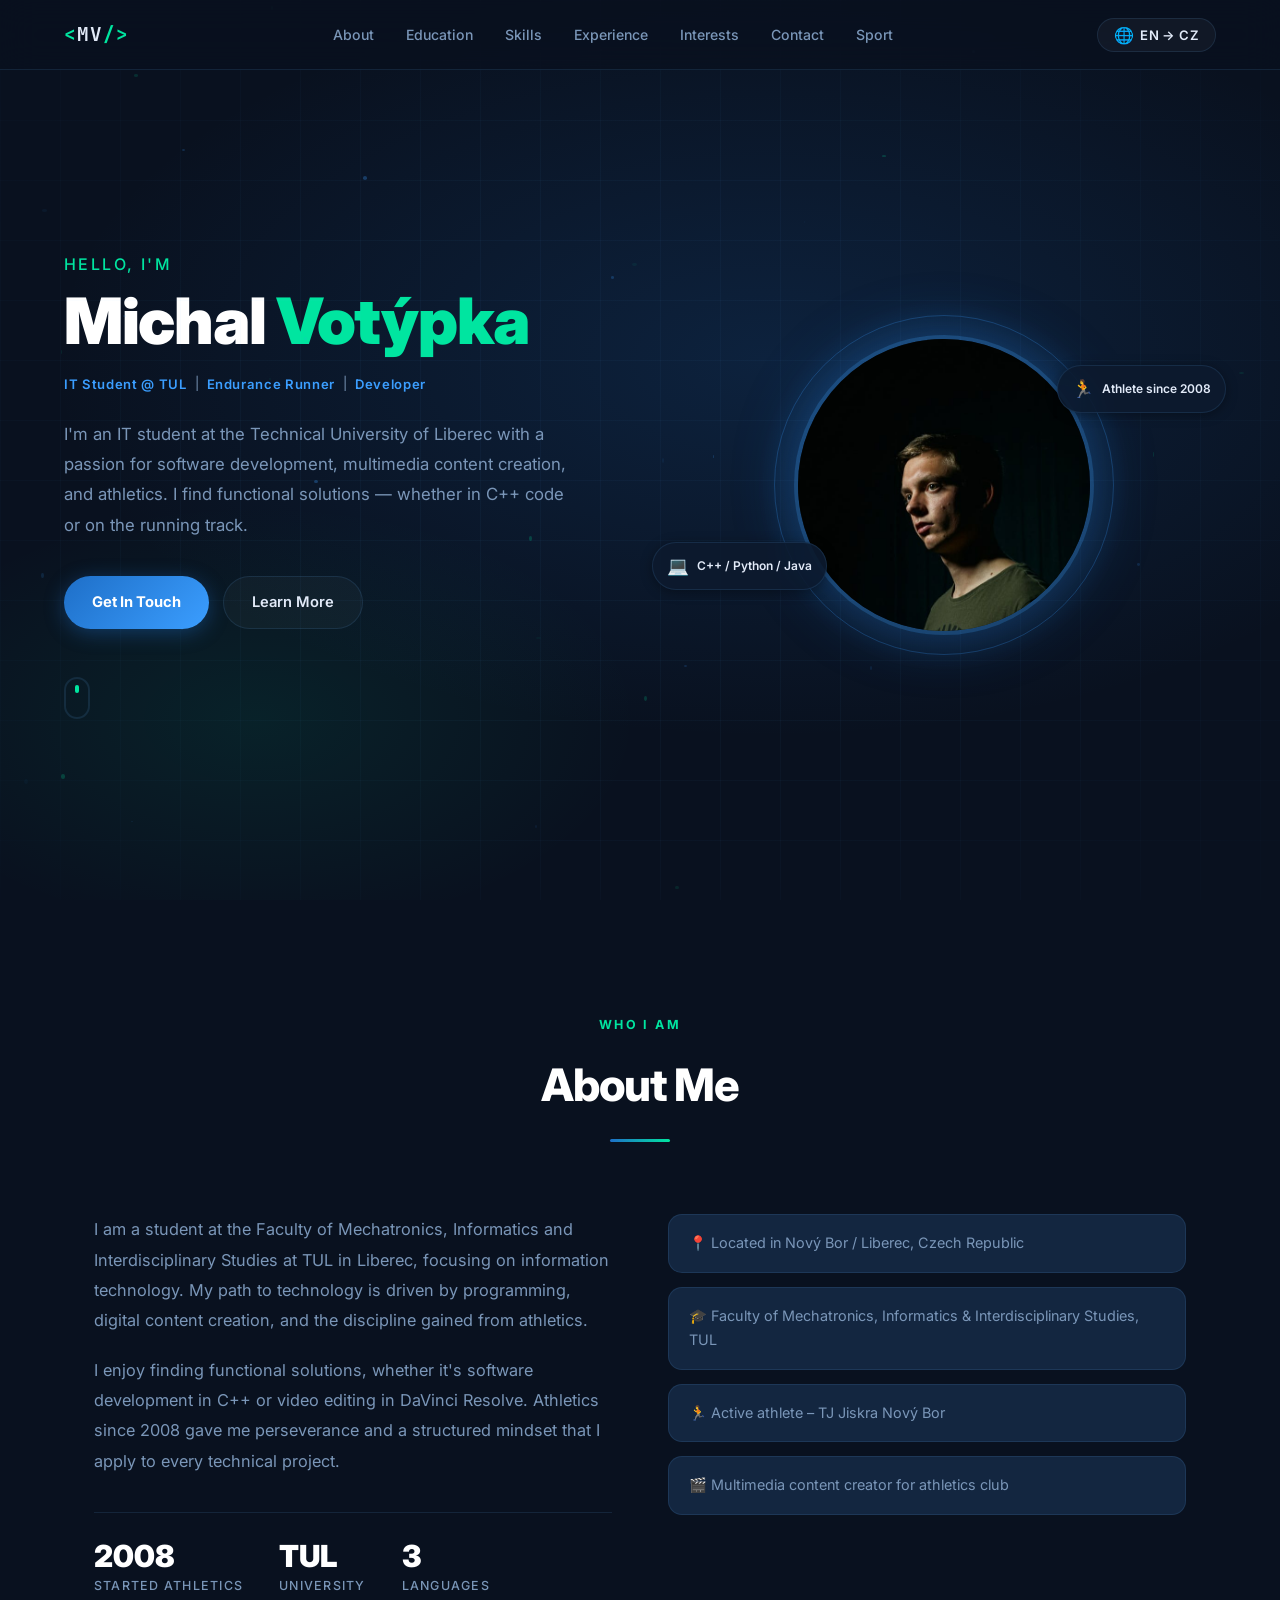
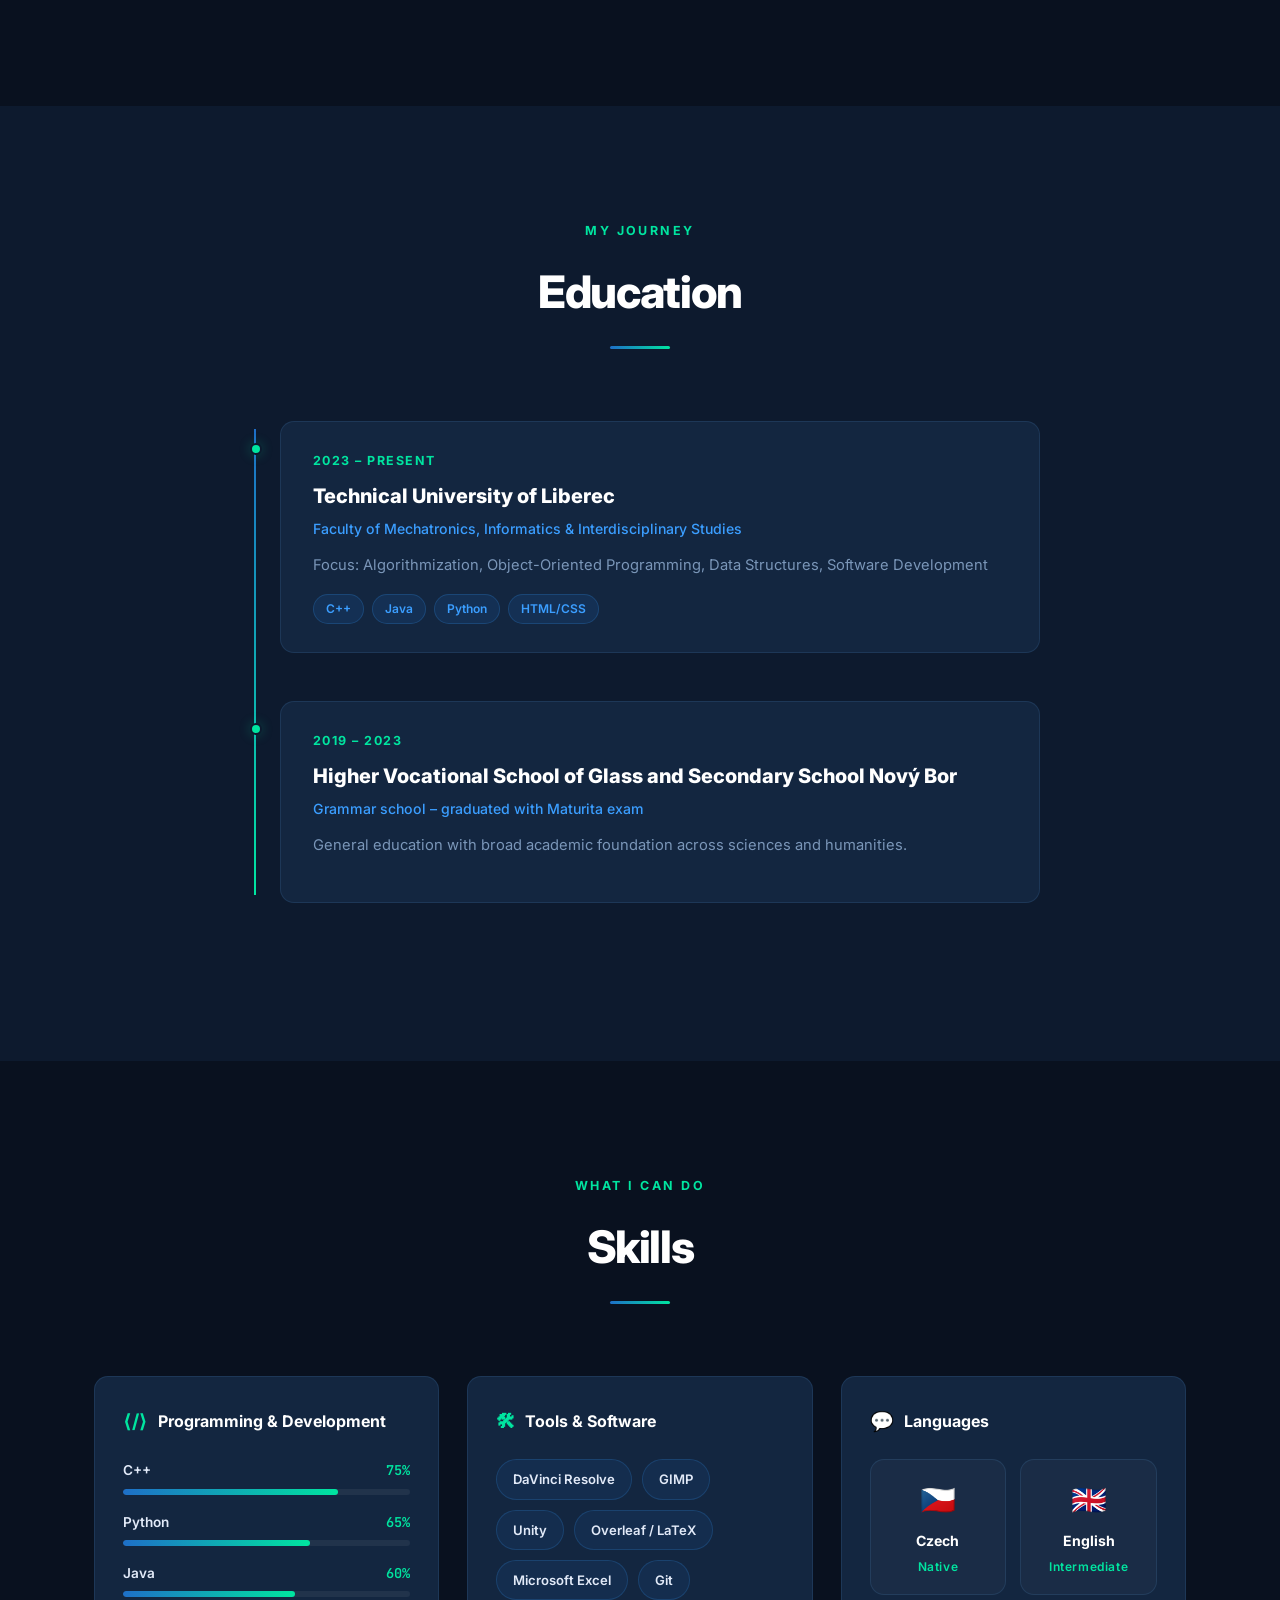
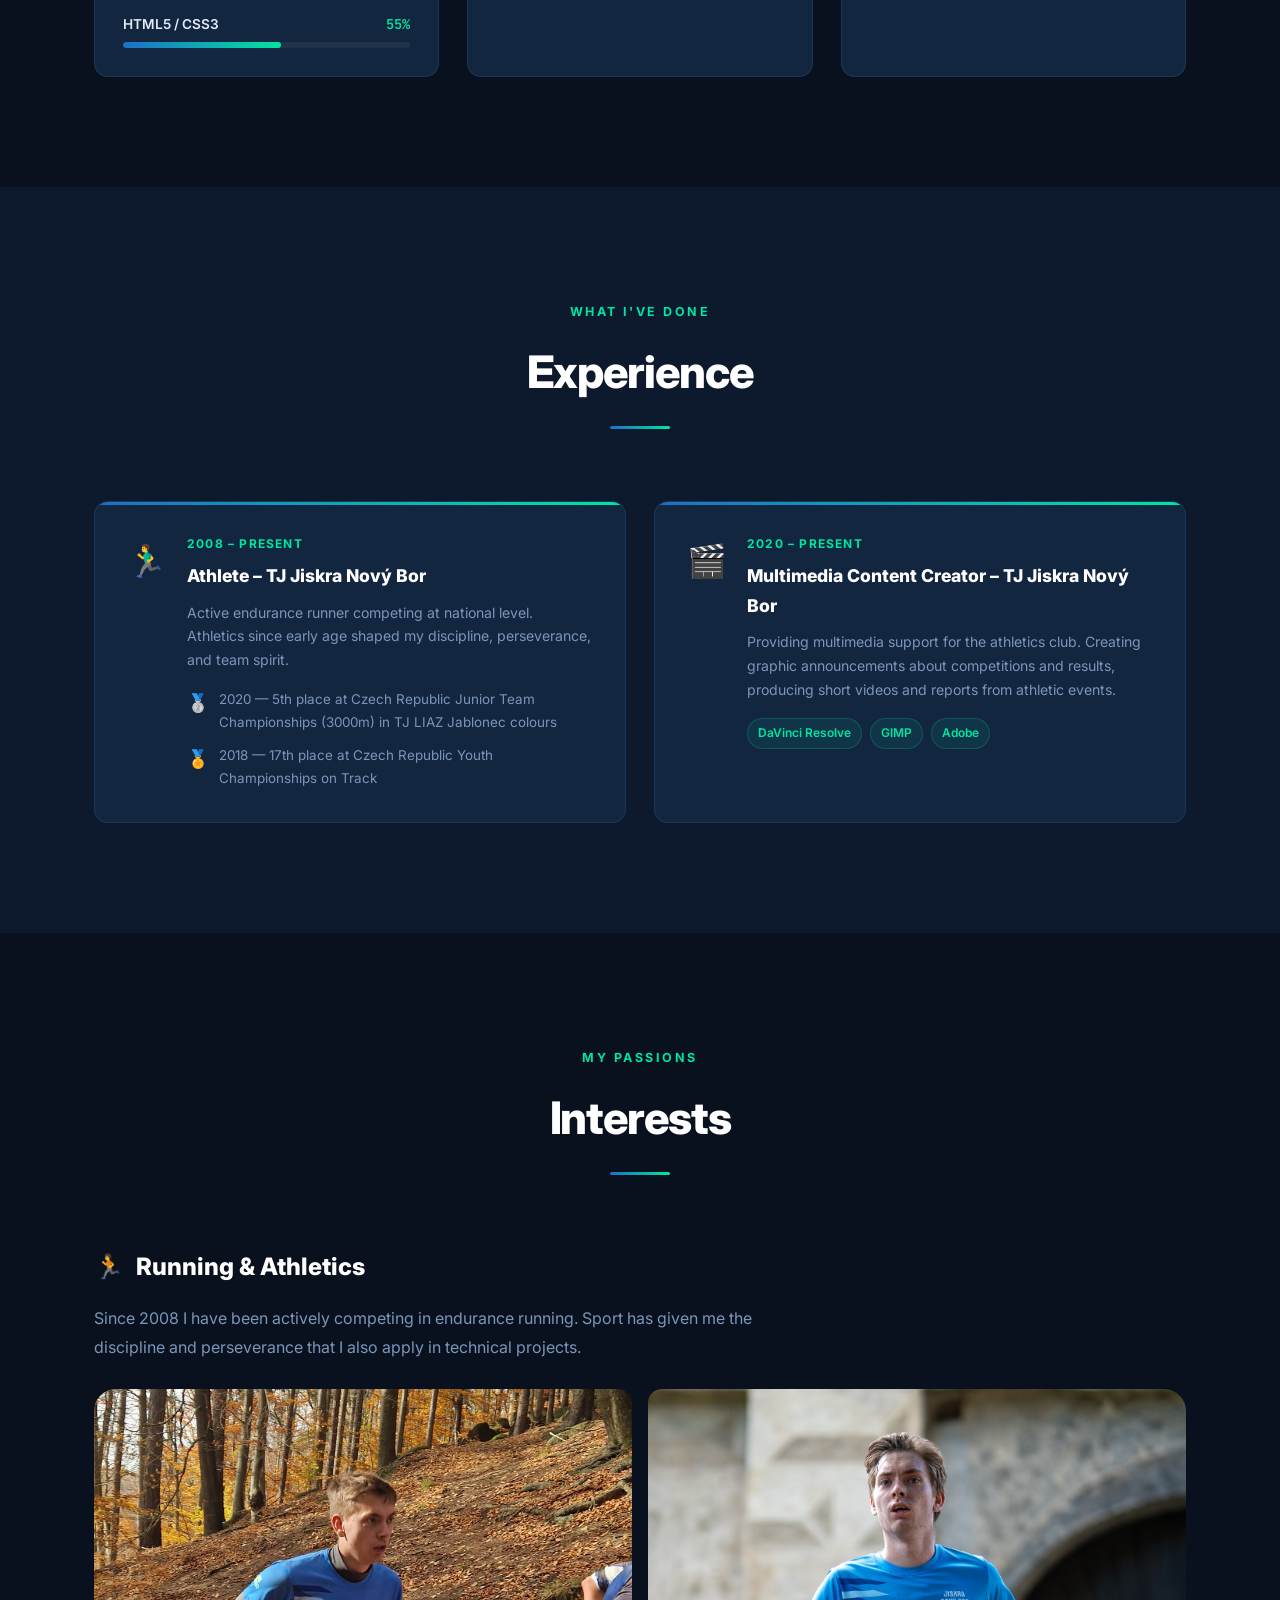
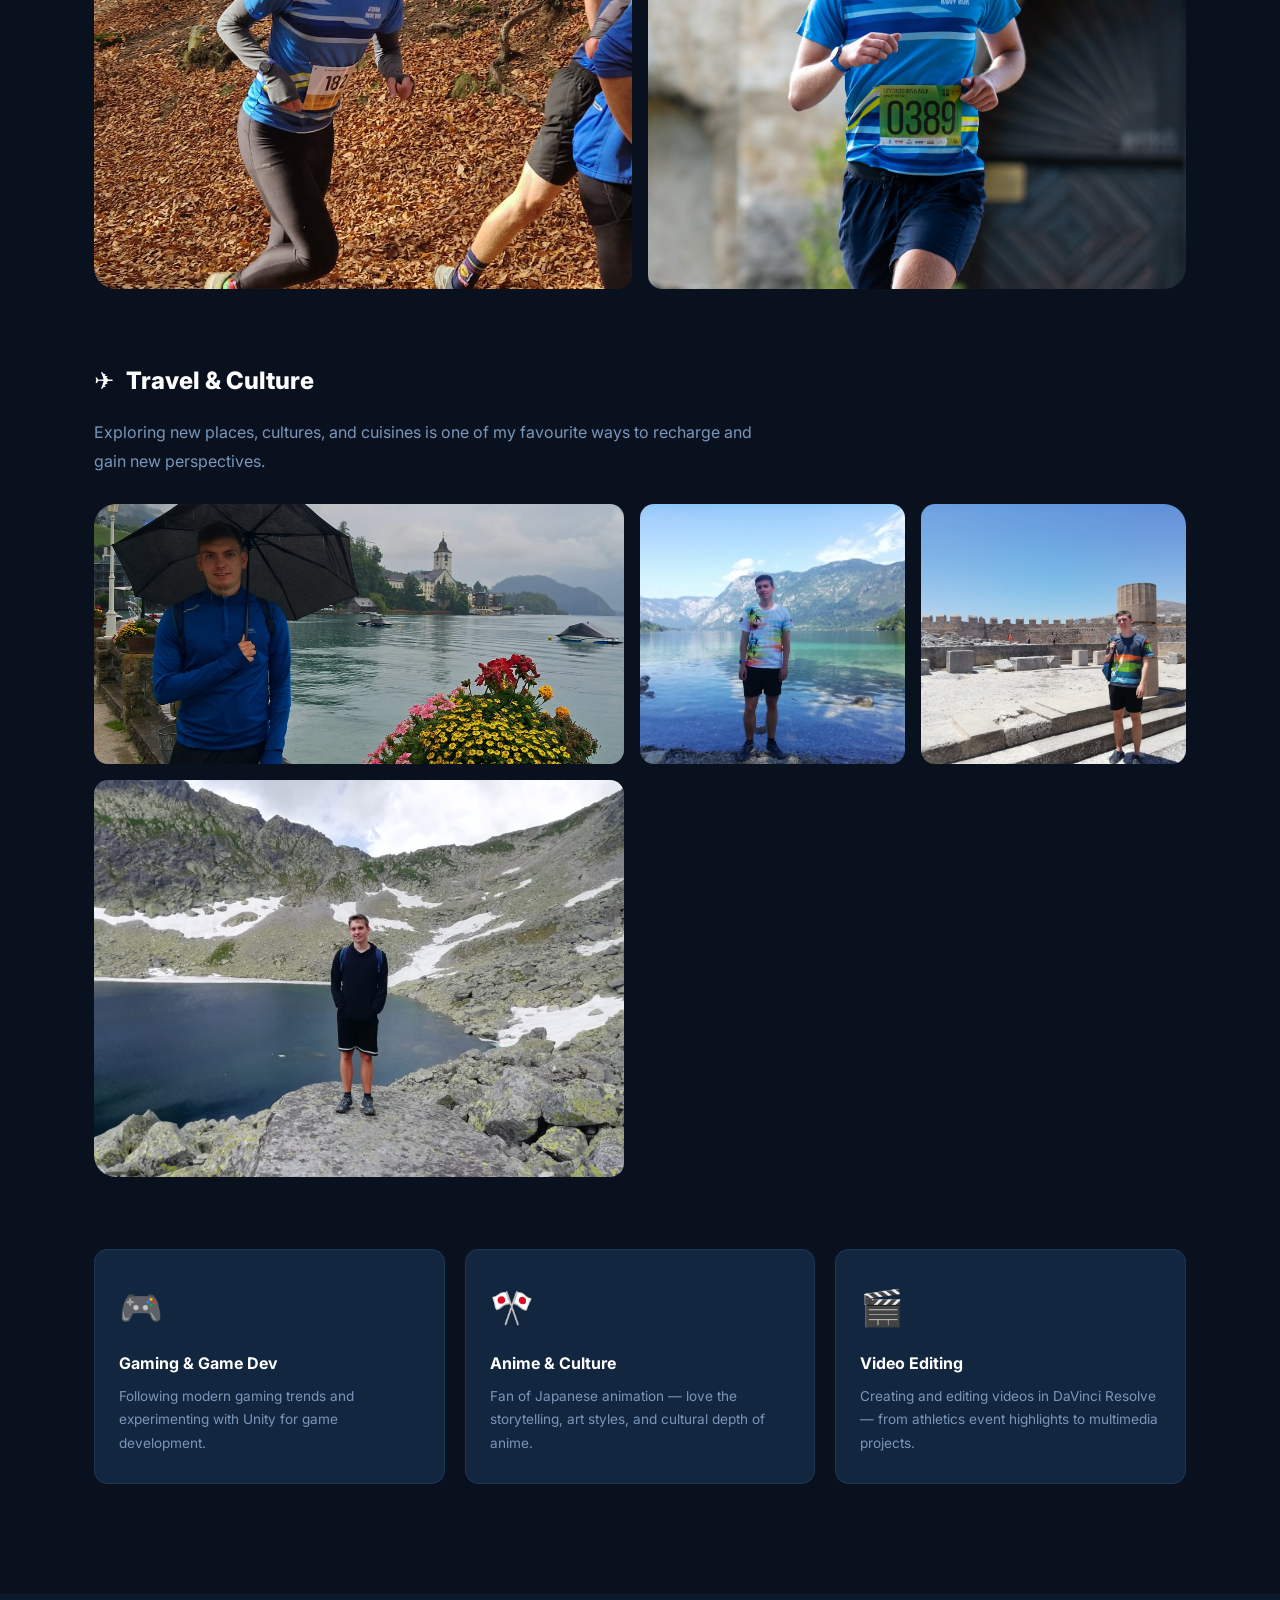
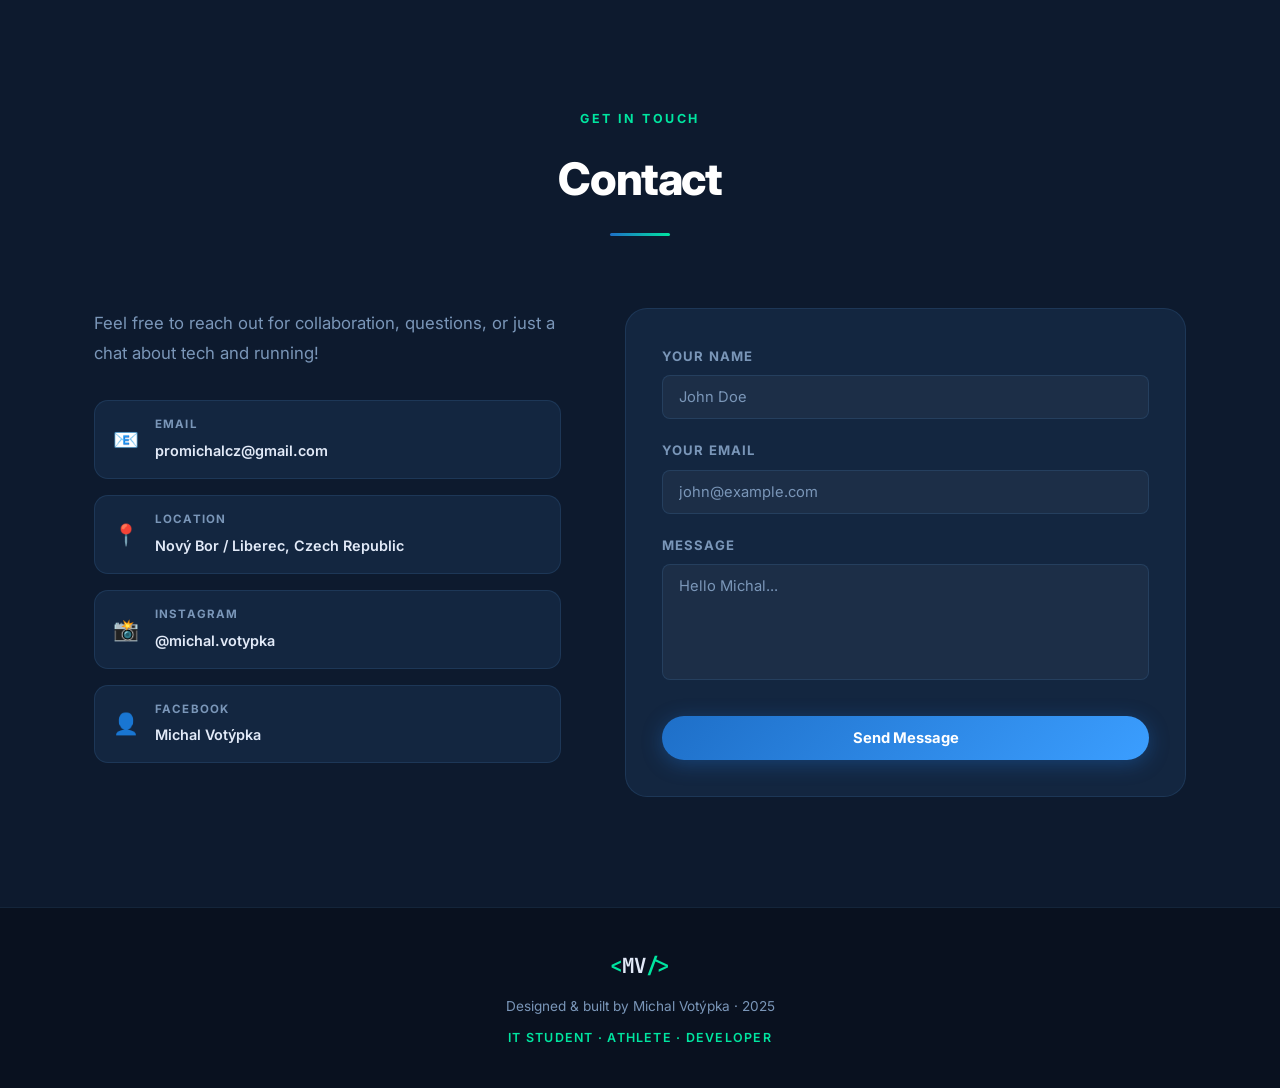
<file: index.html>
<!DOCTYPE html>
<html lang="en">

<head>
  <meta charset="UTF-8" />
  <meta name="viewport" content="width=device-width, initial-scale=1.0" />
  <meta name="description"
    content="Michal Votýpka – IT Student at TUL Liberec, Endurance Runner, Software Developer. Personal CV website." />
  <meta name="keywords"
    content="Michal Votýpka, IT student, TUL Liberec, C++, Python, Java, athletics, runner, CV, portfolio" />
  <meta name="author" content="Michal Votýpka" />
  <title>Michal Votýpka | IT Student & Athlete</title>
  <link rel="preconnect" href="https://fonts.googleapis.com" />
  <link rel="preconnect" href="https://fonts.gstatic.com" crossorigin />
  <link
    href="https://fonts.googleapis.com/css2?family=Inter:wght@300;400;500;600;700;800;900&family=JetBrains+Mono:wght@400;500&display=swap"
    rel="stylesheet" />
  <link rel="stylesheet" href="style.css" />
</head>

<body>

  <!-- ===== NAVIGATION ===== -->
  <nav id="navbar" class="navbar">
    <div class="nav-container">
      <a href="#hero" class="nav-logo">
        <span class="logo-bracket">&lt;</span>MV<span class="logo-bracket">/&gt;</span>
      </a>
      <ul class="nav-links" id="nav-links">
        <li><a href="#about" class="nav-link" data-en="About" data-cz="O mně">About</a></li>
        <li><a href="#education" class="nav-link" data-en="Education" data-cz="Vzdělání">Education</a></li>
        <li><a href="#skills" class="nav-link" data-en="Skills" data-cz="Dovednosti">Skills</a></li>
        <li><a href="#experience" class="nav-link" data-en="Experience" data-cz="Zkušenosti">Experience</a></li>
        <li><a href="#interests" class="nav-link" data-en="Interests" data-cz="Zájmy">Interests</a></li>
        <li><a href="#contact" class="nav-link" data-en="Contact" data-cz="Kontakt">Contact</a></li>
        <li><a href="sport.html" class="nav-link" data-en="Sport" data-cz="Sport">Sport</a></li>
      </ul>
      <button class="lang-btn" id="lang-btn" onclick="toggleLang()" aria-label="Switch language">
        <span class="lang-icon">🌐</span>
        <span id="lang-label">EN → CZ</span>
      </button>
      <button class="hamburger" id="hamburger" onclick="toggleMenu()" aria-label="Menu">
        <span></span><span></span><span></span>
      </button>
    </div>
  </nav>

  <!-- ===== HERO ===== -->
  <section id="hero" class="hero">
    <div class="hero-bg-grid"></div>
    <div class="hero-particles" id="particles"></div>
    <div class="hero-container">
      <div class="hero-text">
        <p class="hero-greeting" data-en="Hello, I'm" data-cz="Ahoj, jsem">Hello, I'm</p>
        <h1 class="hero-name">Michal <span class="accent">Votýpka</span></h1>
        <div class="hero-roles">
          <span class="role-tag" data-en="IT Student @ TUL" data-cz="IT Student @ TUL">IT Student @ TUL</span>
          <span class="role-divider">|</span>
          <span class="role-tag" data-en="Endurance Runner" data-cz="Vytrvalostní Běžec">Endurance Runner</span>
          <span class="role-divider">|</span>
          <span class="role-tag" data-en="Developer" data-cz="Vývojář">Developer</span>
        </div>
        <p class="hero-bio"
          data-en="I'm an IT student at the Technical University of Liberec with a passion for software development, multimedia content creation, and athletics. I find functional solutions — whether in C++ code or on the running track."
          data-cz="Jsem student IT na TUL v Liberci se zápalem pro vývoj softwaru, tvorbu multimediálního obsahu a atletiku. Hledám funkční řešení — ať už v kódu C++ nebo na atletické dráze.">
          I'm an IT student at the Technical University of Liberec with a passion for software development, multimedia
          content creation, and athletics. I find functional solutions — whether in C++ code or on the running track.
        </p>
        <div class="hero-cta">
          <a href="#contact" class="btn-primary" data-en="Get In Touch" data-cz="Kontaktujte mě">Get In Touch</a>
          <a href="#about" class="btn-secondary" data-en="Learn More" data-cz="Více o mně">Learn More</a>
        </div>
        <div class="hero-scroll">
          <div class="scroll-indicator">
            <span></span>
          </div>
        </div>
      </div>
      <div class="hero-image-wrap">
        <div class="hero-image-glow"></div>
        <div class="hero-image-ring"></div>
        <img src="images/hlavni.jpeg" alt="Michal Votýpka" class="hero-photo" />
        <div class="hero-badge hero-badge-1">
          <span class="badge-icon">🏃</span>
          <span class="badge-text" data-en="Athlete since 2008" data-cz="Atlet od 2008">Athlete since 2008</span>
        </div>
        <div class="hero-badge hero-badge-2">
          <span class="badge-icon">💻</span>
          <span class="badge-text" data-en="C++ / Python / Java" data-cz="C++ / Python / Java">C++ / Python /
            Java</span>
        </div>
      </div>
    </div>
  </section>

  <!-- ===== ABOUT ===== -->
  <section id="about" class="section about-section">
    <div class="container">
      <div class="section-header">
        <span class="section-tag" data-en="Who I am" data-cz="Kdo jsem">Who I am</span>
        <h2 class="section-title" data-en="About Me" data-cz="O mně">About Me</h2>
        <div class="section-line"></div>
      </div>
      <div class="about-grid">
        <div class="about-text">
          <p data-en="I am a student at the Faculty of Mechatronics, Informatics and Interdisciplinary Studies at TUL in Liberec, focusing on information technology. My path to technology is driven by programming, digital content creation, and the discipline gained from athletics."
            data-cz="Jsem student Fakulty mechatroniky, informatiky a mezioborových studií na TUL v Liberci se zaměřením na informační technologie. Moje cesta k technologiím vede skrze kombinaci programování, tvorby digitálního obsahu a disciplíny získané z atletiky.">
            I am a student at the Faculty of Mechatronics, Informatics and Interdisciplinary Studies at TUL in Liberec,
            focusing on information technology. My path to technology is driven by programming, digital content
            creation, and the discipline gained from athletics.
          </p>
          <p data-en="I enjoy finding functional solutions, whether it's software development in C++ or video editing in DaVinci Resolve. Athletics since 2008 gave me perseverance and a structured mindset that I apply to every technical project."
            data-cz="Baví mě hledat funkční řešení, ať už jde o vývoj softwaru v C++ nebo střih videa v DaVinci Resolve. Atletika od roku 2008 mi dala vytrvalost a systematické myšlení, které aplikuji v každém technickém projektu.">
            I enjoy finding functional solutions, whether it's software development in C++ or video editing in DaVinci
            Resolve. Athletics since 2008 gave me perseverance and a structured mindset that I apply to every technical
            project.
          </p>
          <div class="about-stats">
            <div class="stat">
              <span class="stat-num">2008</span>
              <span class="stat-label" data-en="Started Athletics" data-cz="Začátek Atletiky">Started Athletics</span>
            </div>
            <div class="stat">
              <span class="stat-num">TUL</span>
              <span class="stat-label" data-en="University" data-cz="Univerzita">University</span>
            </div>
            <div class="stat">
              <span class="stat-num">3</span>
              <span class="stat-label" data-en="Languages" data-cz="Jazyky">Languages</span>
            </div>
          </div>
        </div>
        <div class="about-cards">
          <div class="info-card" data-en="📍 Located in Nový Bor / Liberec, Czech Republic"
            data-cz="📍 Nový Bor / Liberec, Česká republika">
            📍 Located in Nový Bor / Liberec, Czech Republic
          </div>
          <div class="info-card" data-en="🎓 Faculty of Mechatronics, Informatics & Interdisciplinary Studies, TUL"
            data-cz="🎓 FM, IT a mezioborových studií, TUL">
            🎓 Faculty of Mechatronics, Informatics & Interdisciplinary Studies, TUL
          </div>
          <div class="info-card" data-en="🏃 Active athlete – TJ Jiskra Nový Bor"
            data-cz="🏃 Aktivní atlet – TJ Jiskra Nový Bor">
            🏃 Active athlete – TJ Jiskra Nový Bor
          </div>
          <div class="info-card" data-en="🎬 Multimedia content creator for athletics club"
            data-cz="🎬 Tvorba multimediálního obsahu pro atletický oddíl">
            🎬 Multimedia content creator for athletics club
          </div>
        </div>
      </div>
    </div>
  </section>

  <!-- ===== EDUCATION ===== -->
  <section id="education" class="section education-section">
    <div class="container">
      <div class="section-header">
        <span class="section-tag" data-en="My journey" data-cz="Moje cesta">My journey</span>
        <h2 class="section-title" data-en="Education" data-cz="Vzdělání">Education</h2>
        <div class="section-line"></div>
      </div>
      <div class="timeline">
        <div class="timeline-item">
          <div class="timeline-dot"></div>
          <div class="timeline-card">
            <div class="timeline-year">2023 – <span data-en="Present" data-cz="Současnost">Present</span></div>
            <h3 class="timeline-title" data-en="Technical University of Liberec"
              data-cz="Technická univerzita v Liberci">Technical University of Liberec</h3>
            <p class="timeline-sub" data-en="Faculty of Mechatronics, Informatics & Interdisciplinary Studies"
              data-cz="Fakulta mechatroniky, informatiky a mezioborových studií">Faculty of Mechatronics, Informatics &
              Interdisciplinary Studies</p>
            <p class="timeline-desc"
              data-en="Focus: Algorithmization, Object-Oriented Programming, Data Structures, Software Development"
              data-cz="Zaměření: Algoritmizace, objektové programování, datové struktury, vývoj softwaru">Focus:
              Algorithmization, Object-Oriented Programming, Data Structures, Software Development</p>
            <div class="timeline-tags">
              <span class="tag">C++</span><span class="tag">Java</span><span class="tag">Python</span><span
                class="tag">HTML/CSS</span>
            </div>
          </div>
        </div>
        <div class="timeline-item">
          <div class="timeline-dot"></div>
          <div class="timeline-card">
            <div class="timeline-year">2019 – 2023</div>
            <h3 class="timeline-title" data-en="Higher Vocational School of Glass and Secondary School Nový Bor"
              data-cz="Vyšší odborná škola sklářská a Střední škola Nový Bor">Higher Vocational School of Glass and Secondary School Nový Bor</h3>
            <p class="timeline-sub" data-en="Grammar school – graduated with Maturita exam"
              data-cz="Obor Gymnázium – všeobecné vzdělání zakončené maturitní zkouškou">Grammar school – graduated with
              Maturita exam
            </p>
            <p class="timeline-desc"
              data-en="General education with broad academic foundation across sciences and humanities."
              data-cz="Všeobecné vzdělání s širokým akademickým základem v přírodních vědách a humanitních oborech.">
              General education with broad academic foundation across sciences and humanities.</p>
          </div>
        </div>
      </div>
    </div>
  </section>

  <!-- ===== SKILLS ===== -->
  <section id="skills" class="section skills-section">
    <div class="container">
      <div class="section-header">
        <span class="section-tag" data-en="What I can do" data-cz="Co umím">What I can do</span>
        <h2 class="section-title" data-en="Skills" data-cz="Dovednosti">Skills</h2>
        <div class="section-line"></div>
      </div>
      <div class="skills-grid">
        <div class="skill-group">
          <h3 class="skill-group-title">
            <span class="skill-icon">⟨/⟩</span>
            <span data-en="Programming & Development" data-cz="Programování a vývoj">Programming & Development</span>
          </h3>
          <div class="skill-bars">
            <div class="skill-bar-item">
              <div class="skill-bar-label">
                <span>C++</span><span class="skill-pct">75%</span>
              </div>
              <div class="skill-bar-track">
                <div class="skill-bar-fill" data-width="75"></div>
              </div>
            </div>
            <div class="skill-bar-item">
              <div class="skill-bar-label">
                <span>Python</span><span class="skill-pct">65%</span>
              </div>
              <div class="skill-bar-track">
                <div class="skill-bar-fill" data-width="65"></div>
              </div>
            </div>
            <div class="skill-bar-item">
              <div class="skill-bar-label">
                <span>Java</span><span class="skill-pct">60%</span>
              </div>
              <div class="skill-bar-track">
                <div class="skill-bar-fill" data-width="60"></div>
              </div>
            </div>
            <div class="skill-bar-item">
              <div class="skill-bar-label">
                <span>HTML5 / CSS3</span><span class="skill-pct">55%</span>
              </div>
              <div class="skill-bar-track">
                <div class="skill-bar-fill" data-width="55"></div>
              </div>
            </div>
          </div>
        </div>
        <div class="skill-group">
          <h3 class="skill-group-title">
            <span class="skill-icon">🛠</span>
            <span data-en="Tools & Software" data-cz="Nástroje a software">Tools & Software</span>
          </h3>
          <div class="skill-pills">
            <span class="pill">DaVinci Resolve</span>
            <span class="pill">GIMP</span>
            <span class="pill">Unity</span>
            <span class="pill">Overleaf / LaTeX</span>
            <span class="pill">Microsoft Excel</span>
            <span class="pill">Git</span>
          </div>
        </div>
        <div class="skill-group">
          <h3 class="skill-group-title">
            <span class="skill-icon">💬</span>
            <span data-en="Languages" data-cz="Jazyky">Languages</span>
          </h3>
          <div class="lang-cards">
            <div class="lang-card">
              <span class="lang-flag">🇨🇿</span>
              <span class="lang-name" data-en="Czech" data-cz="Čeština">Czech</span>
              <span class="lang-level" data-en="Native" data-cz="Rodný jazyk">Native</span>
            </div>
            <div class="lang-card">
              <span class="lang-flag">🇬🇧</span>
              <span class="lang-name" data-en="English" data-cz="Angličtina">English</span>
              <span class="lang-level" data-en="Intermediate" data-cz="Středně pokročilý">Intermediate</span>
            </div>
          </div>
        </div>
      </div>
    </div>
  </section>

  <!-- ===== EXPERIENCE ===== -->
  <section id="experience" class="section experience-section">
    <div class="container">
      <div class="section-header">
        <span class="section-tag" data-en="What I've done" data-cz="Co jsem dělal">What I've done</span>
        <h2 class="section-title" data-en="Experience" data-cz="Zkušenosti">Experience</h2>
        <div class="section-line"></div>
      </div>
      <div class="exp-grid">
        <div class="exp-card exp-athletics">
          <div class="exp-icon">🏃‍♂️</div>
          <div class="exp-content">
            <div class="exp-period">2008 – <span data-en="Present" data-cz="Současnost">Present</span></div>
            <h3 data-en="Athlete – TJ Jiskra Nový Bor" data-cz="Atlet – TJ Jiskra Nový Bor">Athlete – TJ Jiskra Nový Bor
            </h3>
            <p data-en="Active endurance runner competing at national level. Athletics since early age shaped my discipline, perseverance, and team spirit."
              data-cz="Aktivní vytrvalostní běžec závodící na národní úrovni. Atletika od raného věku mi dala disciplínu, vytrvalost a týmového ducha.">
              Active endurance runner competing at national level. Athletics since early age shaped my discipline,
              perseverance, and team spirit.
            </p>
            <div class="exp-achievements">
              <div class="achievement">
                <span class="ach-medal">🥈</span>
                <span
                  data-en="2020 — 5th place at Czech Republic Junior Team Championships (3000m) in TJ LIAZ Jablonec colours"
                  data-cz="2020 — 5. místo na Mistrovství ČR družstev dorostu (běh na 3000 m) v dresu TJ LIAZ Jablonec n/N">2020
                  — 5th place at Czech Republic Junior Team Championships (3000m)</span>
              </div>
              <div class="achievement">
                <span class="ach-medal">🏅</span>
                <span data-en="2018 — 17th place at Czech Republic Youth Championships on Track"
                  data-cz="2018 — 17. místo na Mistrovství ČR žactva na dráze">2018 — 17th place at Czech Republic Youth
                  Championships on Track</span>
              </div>
            </div>
          </div>
        </div>
        <div class="exp-card exp-media">
          <div class="exp-icon">🎬</div>
          <div class="exp-content">
            <div class="exp-period">2020 – <span data-en="Present" data-cz="Současnost">Present</span></div>
            <h3 data-en="Multimedia Content Creator – TJ Jiskra Nový Bor"
              data-cz="Tvorba multimediálního obsahu – TJ Jiskra Nový Bor">Multimedia Content Creator – TJ Jiskra Nový
              Bor</h3>
            <p data-en="Providing multimedia support for the athletics club. Creating graphic announcements about competitions and results, producing short videos and reports from athletic events."
              data-cz="Zajišťuji multimediální podporu pro atletický oddíl. Tvorba grafických oznámení o závodech a výsledcích, produkce krátkých videí a reportáží z atletických akcí.">
              Providing multimedia support for the athletics club. Creating graphic announcements about competitions and
              results, producing short videos and reports from athletic events.
            </p>
            <div class="exp-tools">
              <span class="tool-tag">DaVinci Resolve</span>
              <span class="tool-tag">GIMP</span>
              <span class="tool-tag">Adobe</span>
            </div>
          </div>
        </div>
      </div>
    </div>
  </section>

  <!-- ===== INTERESTS ===== -->
  <section id="interests" class="section interests-section">
    <div class="container">
      <div class="section-header">
        <span class="section-tag" data-en="My passions" data-cz="Moje vášně">My passions</span>
        <h2 class="section-title" data-en="Interests" data-cz="Zájmy">Interests</h2>
        <div class="section-line"></div>
      </div>

      <!-- Running subsection -->
      <div class="interest-block">
        <h3 class="interest-block-title">
          <span class="iblock-icon">🏃</span>
          <span data-en="Running & Athletics" data-cz="Běh a Atletika">Running & Athletics</span>
        </h3>
        <p class="interest-desc"
          data-en="Since 2008 I have been actively competing in endurance running. Sport has given me the discipline and perseverance that I also apply in technical projects."
          data-cz="Od roku 2008 se aktivně věnuji vytrvalostnímu běhu. Sport mi dal disciplínu a vytrvalost, které aplikuji i v technických projektech.">
          Since 2008 I have been actively competing in endurance running. Sport has given me the discipline and
          perseverance that I also apply in technical projects.
        </p>
        <div class="interest-gallery running-gallery">
          <div class="gallery-item">
            <img src="images/beh1.jpeg" alt="Running – race photo 1" loading="lazy" style="object-position: center 55%;" />
            <div class="gallery-overlay"><span data-en="In action" data-cz="V akci">In action</span></div>
          </div>
          <div class="gallery-item">
            <img src="images/beh2.jpg" alt="Running – race photo 2" loading="lazy" style="object-position: top center;" />
            <div class="gallery-overlay"><span data-en="Race day" data-cz="Den závodu">Race day</span></div>
          </div>
        </div>
      </div>

      <!-- Travel subsection -->
      <div class="interest-block">
        <h3 class="interest-block-title">
          <span class="iblock-icon">✈️</span>
          <span data-en="Travel & Culture" data-cz="Cestování a Kultura">Travel & Culture</span>
        </h3>
        <p class="interest-desc"
          data-en="Exploring new places, cultures, and cuisines is one of my favourite ways to recharge and gain new perspectives."
          data-cz="Poznávání nových míst, kultur a kuchyní je jedním z mých oblíbených způsobů, jak načerpat nové podněty a perspektivy.">
          Exploring new places, cultures, and cuisines is one of my favourite ways to recharge and gain new
          perspectives.
        </p>
        <div class="interest-gallery travel-gallery">
          <div class="gallery-item gallery-large">
            <img src="images/cestovani1.jpeg" alt="Travel photo 1" loading="lazy" />
            <div class="gallery-overlay"><span data-en="Adventures" data-cz="Dobrodružství">Adventures</span></div>
          </div>
          <div class="gallery-item">
            <img src="images/cestovani2.jpeg" alt="Travel photo 2" loading="lazy" />
            <div class="gallery-overlay"><span data-en="New horizons" data-cz="Nové horizonty">New horizons</span></div>
          </div>
          <div class="gallery-item">
            <img src="images/cestovani3.jpeg" alt="Travel photo 3" loading="lazy" />
            <div class="gallery-overlay"><span data-en="Explore" data-cz="Objevuj">Explore</span></div>
          </div>
          <div class="gallery-item">
            <img src="images/cestovani4.jpeg" alt="Travel photo 4" loading="lazy" />
            <div class="gallery-overlay"><span data-en="Wanderlust" data-cz="Touha cestovat">Wanderlust</span></div>
          </div>
        </div>
      </div>

      <!-- Other interests -->
      <div class="other-interests">
        <div class="other-int-card">
          <span class="oi-icon">🎮</span>
          <h4 data-en="Gaming & Game Dev" data-cz="Gaming a Vývoj Her">Gaming & Game Dev</h4>
          <p data-en="Following modern gaming trends and experimenting with Unity for game development."
            data-cz="Sledování moderních trendů v herním průmyslu, experimenty s Unity ve vývoji her.">Following modern
            gaming trends and experimenting with Unity for game development.</p>
        </div>
        <div class="other-int-card">
          <span class="oi-icon">🎌</span>
          <h4 data-en="Anime & Culture" data-cz="Anime a Kultura">Anime & Culture</h4>
          <p data-en="Fan of Japanese animation — love the storytelling, art styles, and cultural depth of anime."
            data-cz="Fanoušek japonské animace — oceňuji způsob vyprávění, výtvarné styly a kulturní hloubku anime.">Fan
            of Japanese animation — love the storytelling, art styles, and cultural depth of anime.</p>
        </div>
        <div class="other-int-card">
          <span class="oi-icon">🎬</span>
          <h4 data-en="Video Editing" data-cz="Střih videa">Video Editing</h4>
          <p data-en="Creating and editing videos in DaVinci Resolve — from athletics event highlights to multimedia projects."
            data-cz="Tvorba a střih videí v DaVinci Resolve — od sportovních sestřihů po multimediální projekty.">
            Creating and editing videos in DaVinci Resolve — from athletics event highlights to multimedia projects.</p>
        </div>
      </div>
    </div>
  </section>

  <!-- ===== CONTACT ===== -->
  <section id="contact" class="section contact-section">
    <div class="container">
      <div class="section-header">
        <span class="section-tag" data-en="Get in touch" data-cz="Napište mi">Get in touch</span>
        <h2 class="section-title" data-en="Contact" data-cz="Kontakt">Contact</h2>
        <div class="section-line"></div>
      </div>
      <div class="contact-grid">
        <div class="contact-info">
          <p class="contact-intro"
            data-en="Feel free to reach out for collaboration, questions, or just a chat about tech and running!"
            data-cz="Neváhejte mě kontaktovat ohledně spolupráce, dotazů nebo jen tak o technologiích a běhu!">
            Feel free to reach out for collaboration, questions, or just a chat about tech and running!
          </p>
          <div class="contact-items">
            <a href="mailto:promichalcz@gmail.com" class="contact-item">
              <span class="contact-icon">📧</span>
              <div>
                <span class="contact-label" data-en="Email" data-cz="E-mail">Email</span>
                <span class="contact-value">promichalcz@gmail.com</span>
              </div>
            </a>
            <div class="contact-item">
              <span class="contact-icon">📍</span>
              <div>
                <span class="contact-label" data-en="Location" data-cz="Lokalita">Location</span>
                <span class="contact-value" data-en="Nový Bor / Liberec, Czech Republic"
                  data-cz="Nový Bor / Liberec, Česká republika">Nový Bor / Liberec, Czech Republic</span>
              </div>
            </div>
            <a href="#" class="contact-item">
              <span class="contact-icon">📸</span>
              <div>
                <span class="contact-label">Instagram</span>
                <span class="contact-value" data-en="@michal.votypka" data-cz="@michal.votypka">@michal.votypka</span>
              </div>
            </a>
            <a href="#" class="contact-item">
              <span class="contact-icon">👤</span>
              <div>
                <span class="contact-label">Facebook</span>
                <span class="contact-value">Michal Votýpka</span>
              </div>
            </a>
          </div>
        </div>
        <form class="contact-form" id="contact-form" onsubmit="handleForm(event)">
          <div class="form-group">
            <label for="name" data-en="Your Name" data-cz="Vaše jméno">Your Name</label>
            <input type="text" id="name" name="name" required placeholder="John Doe" />
          </div>
          <div class="form-group">
            <label for="email" data-en="Your Email" data-cz="Váš e-mail">Your Email</label>
            <input type="email" id="email" name="email" required placeholder="john@example.com" />
          </div>
          <div class="form-group">
            <label for="message" data-en="Message" data-cz="Zpráva">Message</label>
            <textarea id="message" name="message" rows="5" required placeholder="Hello Michal..."></textarea>
          </div>
          <button type="submit" class="btn-primary form-btn" data-en="Send Message" data-cz="Odeslat zprávu">Send
            Message</button>
          <div id="form-success" class="form-success hidden" data-en="✅ Message sent! I'll get back to you soon."
            data-cz="✅ Zpráva odeslána! Brzy se ozvu.">✅ Message sent! I'll get back to you soon.</div>
        </form>
      </div>
    </div>
  </section>

  <!-- ===== FOOTER ===== -->
  <footer class="footer">
    <div class="footer-inner">
      <span class="footer-logo"><span class="logo-bracket">&lt;</span>MV<span class="logo-bracket">/&gt;</span></span>
      <p data-en="Designed & built by Michal Votýpka · 2025" data-cz="Navrženo a vytvořeno Michalem Votýpkou · 2025">
        Designed & built by Michal Votýpka · 2025</p>
      <p class="footer-sub" data-en="IT Student · Athlete · Developer" data-cz="IT Student · Atlet · Vývojář">IT Student
        · Athlete · Developer</p>
    </div>
  </footer>

  <script src="script.js"></script>
</body>

</html>
</file>
<file: style.css>
/* ===================================================
   MICHAL VOTÝPKA – CV WEBSITE STYLESHEET
   Modern · Responsive · Bilingual
   =================================================== */

/* ---- CUSTOM PROPERTIES ---- */
:root {
  --clr-bg:          #09111f;
  --clr-bg-2:        #0d1a2e;
  --clr-bg-3:        #112038;
  --clr-surface:     #132640;
  --clr-border:      rgba(100,180,255,0.12);

  --clr-blue:        #1e6fc8;
  --clr-blue-light:  #3b9eff;
  --clr-blue-glow:   rgba(59,158,255,0.35);
  --clr-green:       #00e5a0;
  --clr-green-glow:  rgba(0,229,160,0.25);
  --clr-accent:      #00e5a0;

  --clr-text:        #e2eaf8;
  --clr-text-muted:  #7a96b8;
  --clr-heading:     #ffffff;

  --radius-sm:  8px;
  --radius-md:  14px;
  --radius-lg:  22px;
  --radius-xl:  32px;
  --radius-full: 9999px;

  --shadow-sm:  0 2px 12px rgba(0,0,0,0.35);
  --shadow-md:  0 8px 32px rgba(0,0,0,0.45);
  --shadow-glow: 0 0 40px var(--clr-blue-glow);

  --transition: 0.3s cubic-bezier(0.4,0,0.2,1);
  --font: 'Inter', system-ui, sans-serif;
  --font-mono: 'JetBrains Mono', monospace;

  --nav-h: 70px;
}

/* ---- RESET ---- */
*, *::before, *::after { box-sizing: border-box; margin: 0; padding: 0; }
html { scroll-behavior: smooth; font-size: 16px; }
body {
  font-family: var(--font);
  background: var(--clr-bg);
  color: var(--clr-text);
  line-height: 1.7;
  overflow-x: hidden;
  -webkit-font-smoothing: antialiased;
}
img { display: block; max-width: 100%; }
a { text-decoration: none; color: inherit; }
ul { list-style: none; }
button { cursor: pointer; border: none; background: none; font-family: inherit; }

/* ---- UTILITY ---- */
.container { max-width: 1140px; margin: 0 auto; padding: 0 24px; }
.hidden { display: none !important; }
.accent { color: var(--clr-green); }

/* ============================================================
   NAVBAR
   ============================================================ */
.navbar {
  position: fixed; top: 0; left: 0; right: 0; z-index: 1000;
  height: var(--nav-h);
  background: rgba(9,17,31,0.7);
  backdrop-filter: blur(18px);
  border-bottom: 1px solid var(--clr-border);
  transition: background var(--transition), box-shadow var(--transition);
}
.navbar.scrolled {
  background: rgba(9,17,31,0.95);
  box-shadow: 0 2px 32px rgba(0,0,0,0.5);
}
.nav-container {
  max-width: 1200px; margin: 0 auto; padding: 0 24px;
  height: 100%; display: flex; align-items: center; gap: 32px;
}
.nav-logo {
  font-family: var(--font-mono);
  font-size: 1.2rem;
  font-weight: 700;
  color: var(--clr-text);
  letter-spacing: 0.05em;
  white-space: nowrap;
}
.logo-bracket { color: var(--clr-green); }

.nav-links {
  display: flex; gap: 4px; flex: 1;
  justify-content: center;
}
.nav-link {
  padding: 6px 14px;
  border-radius: var(--radius-full);
  font-size: 0.88rem;
  font-weight: 500;
  color: var(--clr-text-muted);
  transition: color var(--transition), background var(--transition);
}
.nav-link:hover, .nav-link.active {
  color: var(--clr-text);
  background: rgba(59,158,255,0.1);
}

.lang-btn {
  display: flex; align-items: center; gap: 6px;
  padding: 6px 16px;
  border-radius: var(--radius-full);
  border: 1px solid var(--clr-border);
  background: rgba(255,255,255,0.04);
  color: var(--clr-text);
  font-size: 0.82rem;
  font-weight: 600;
  letter-spacing: 0.03em;
  transition: all var(--transition);
  white-space: nowrap;
}
.lang-btn:hover {
  border-color: var(--clr-green);
  background: var(--clr-green-glow);
  color: var(--clr-green);
}
.lang-icon { font-size: 1rem; }

.hamburger {
  display: none; flex-direction: column; gap: 5px;
  padding: 4px;
}
.hamburger span {
  display: block; width: 24px; height: 2px;
  background: var(--clr-text); border-radius: 2px;
  transition: all var(--transition);
}
.hamburger.open span:nth-child(1) { transform: translateY(7px) rotate(45deg); }
.hamburger.open span:nth-child(2) { opacity: 0; }
.hamburger.open span:nth-child(3) { transform: translateY(-7px) rotate(-45deg); }

/* ============================================================
   HERO
   ============================================================ */
.hero {
  position: relative;
  min-height: 100vh;
  display: flex; align-items: center;
  background: radial-gradient(ellipse 80% 60% at 60% 40%, rgba(30,111,200,0.18) 0%, transparent 70%),
              radial-gradient(ellipse 50% 40% at 20% 80%, rgba(0,229,160,0.08) 0%, transparent 60%),
              var(--clr-bg);
  overflow: hidden;
}

/* Grid lines background */
.hero-bg-grid {
  position: absolute; inset: 0; pointer-events: none;
  background-image:
    linear-gradient(rgba(100,180,255,0.04) 1px, transparent 1px),
    linear-gradient(90deg, rgba(100,180,255,0.04) 1px, transparent 1px);
  background-size: 60px 60px;
  mask-image: radial-gradient(ellipse 80% 80% at 50% 50%, black 40%, transparent 100%);
}

/* Floating particles */
.hero-particles { position: absolute; inset: 0; pointer-events: none; overflow: hidden; }

.hero-container {
  max-width: 1200px; margin: 0 auto; padding: 0 24px;
  padding-top: var(--nav-h);
  display: grid; grid-template-columns: 1fr 1fr;
  align-items: center; gap: 64px;
  width: 100%;
}

/* LEFT – text */
.hero-greeting {
  font-size: 1rem; font-weight: 500;
  color: var(--clr-green); letter-spacing: 0.15em; text-transform: uppercase;
  margin-bottom: 8px;
}
.hero-name {
  font-size: clamp(2.4rem, 5vw, 4rem);
  font-weight: 900; line-height: 1.1;
  color: var(--clr-heading);
  margin-bottom: 16px;
  letter-spacing: -0.02em;
}
.hero-roles {
  display: flex; flex-wrap: wrap; align-items: center; gap: 8px;
  margin-bottom: 24px;
}
.role-tag {
  font-size: 0.82rem; font-weight: 600;
  color: var(--clr-blue-light); letter-spacing: 0.05em;
}
.role-divider {
  color: var(--clr-text-muted); font-size: 0.8rem;
}
.hero-bio {
  font-size: 1.05rem; color: var(--clr-text-muted);
  line-height: 1.8; max-width: 520px;
  margin-bottom: 36px;
}
.hero-cta {
  display: flex; flex-wrap: wrap; gap: 14px;
  margin-bottom: 48px;
}
.btn-primary {
  display: inline-flex; align-items: center; gap: 8px;
  padding: 13px 28px;
  background: linear-gradient(135deg, var(--clr-blue) 0%, var(--clr-blue-light) 100%);
  color: #fff; font-weight: 700; font-size: 0.92rem;
  border-radius: var(--radius-full);
  box-shadow: 0 4px 20px rgba(30,111,200,0.4);
  transition: all var(--transition);
  position: relative; overflow: hidden;
}
.btn-primary::after {
  content: ''; position: absolute; inset: 0;
  background: linear-gradient(135deg, rgba(255,255,255,0.15), transparent);
  opacity: 0; transition: opacity var(--transition);
}
.btn-primary:hover { transform: translateY(-2px); box-shadow: 0 8px 28px rgba(30,111,200,0.55); }
.btn-primary:hover::after { opacity: 1; }

.btn-secondary {
  display: inline-flex; align-items: center; gap: 8px;
  padding: 13px 28px;
  border: 1.5px solid var(--clr-border);
  background: rgba(255,255,255,0.03);
  color: var(--clr-text); font-weight: 600; font-size: 0.92rem;
  border-radius: var(--radius-full);
  transition: all var(--transition);
}
.btn-secondary:hover {
  border-color: var(--clr-green);
  color: var(--clr-green);
  background: var(--clr-green-glow);
}

/* Scroll indicator */
.hero-scroll { display: flex; justify-content: flex-start; }
.scroll-indicator {
  width: 26px; height: 42px;
  border: 2px solid var(--clr-border);
  border-radius: 13px;
  position: relative; overflow: hidden;
}
.scroll-indicator span {
  position: absolute; top: 6px; left: 50%; transform: translateX(-50%);
  width: 4px; height: 8px;
  border-radius: 2px;
  background: var(--clr-green);
  animation: scrollBounce 1.6s infinite;
}
@keyframes scrollBounce {
  0%,100% { top: 6px; opacity: 1; }
  50% { top: 22px; opacity: 0.4; }
}

/* RIGHT – image */
.hero-image-wrap {
  position: relative;
  display: flex; justify-content: center; align-items: center;
  animation: heroFloatIn 1s ease-out both;
}
@keyframes heroFloatIn {
  from { opacity: 0; transform: translateY(30px); }
  to   { opacity: 1; transform: translateY(0); }
}
.hero-image-glow {
  position: absolute; width: 380px; height: 380px;
  border-radius: 50%;
  background: radial-gradient(circle, var(--clr-blue-glow) 0%, transparent 70%);
  animation: pulseGlow 4s ease-in-out infinite;
}
@keyframes pulseGlow {
  0%,100% { transform: scale(1); opacity: 0.7; }
  50% { transform: scale(1.1); opacity: 1; }
}
.hero-image-ring {
  position: absolute; width: 340px; height: 340px;
  border-radius: 50%;
  border: 1.5px solid rgba(59,158,255,0.25);
  animation: spin 20s linear infinite;
}
@keyframes spin { to { transform: rotate(360deg); } }
.hero-photo {
  width: 300px; height: 300px;
  border-radius: 50%;
  object-fit: cover;
  object-position: top center;
  position: relative; z-index: 2;
  border: 4px solid rgba(59,158,255,0.3);
  box-shadow: 0 0 60px rgba(30,111,200,0.35), inset 0 0 30px rgba(0,0,0,0.3);
}

.hero-badge {
  position: absolute; z-index: 3;
  display: flex; align-items: center; gap: 8px;
  padding: 8px 14px;
  background: rgba(13,26,46,0.9);
  border: 1px solid var(--clr-border);
  border-radius: var(--radius-full);
  backdrop-filter: blur(10px);
  box-shadow: var(--shadow-sm);
  white-space: nowrap;
  animation: badgeFloat 3s ease-in-out infinite;
}
.hero-badge-1 { top: 10%; right: -10px; animation-delay: 0s; }
.hero-badge-2 { bottom: 15%; left: -20px; animation-delay: 1.5s; }
@keyframes badgeFloat {
  0%,100% { transform: translateY(0); }
  50% { transform: translateY(-8px); }
}
.badge-icon { font-size: 1.1rem; }
.badge-text { font-size: 0.75rem; font-weight: 600; color: var(--clr-text); }

/* ============================================================
   SECTIONS – COMMON
   ============================================================ */
.section {
  padding: 110px 0;
  position: relative;
}
.section:nth-child(even) { background: var(--clr-bg-2); }

.section-header {
  text-align: center;
  margin-bottom: 72px;
}
.section-tag {
  display: inline-block;
  font-size: 0.78rem; font-weight: 700; letter-spacing: 0.2em;
  text-transform: uppercase;
  color: var(--clr-green);
  margin-bottom: 12px;
}
.section-title {
  font-size: clamp(2rem, 4vw, 2.8rem);
  font-weight: 800; color: var(--clr-heading);
  letter-spacing: -0.03em;
  margin-bottom: 16px;
}
.section-line {
  width: 60px; height: 3px;
  background: linear-gradient(90deg, var(--clr-blue), var(--clr-green));
  border-radius: 2px;
  margin: 0 auto;
}

/* ============================================================
   ABOUT
   ============================================================ */
.about-grid {
  display: grid; grid-template-columns: 1fr 1fr;
  gap: 56px; align-items: start;
}
.about-text p {
  color: var(--clr-text-muted); margin-bottom: 20px;
  font-size: 1.02rem; line-height: 1.85;
}
.about-stats {
  display: flex; gap: 36px; margin-top: 36px;
  padding-top: 28px;
  border-top: 1px solid var(--clr-border);
}
.stat { display: flex; flex-direction: column; gap: 4px; }
.stat-num {
  font-size: 1.9rem; font-weight: 900; color: var(--clr-heading);
  line-height: 1;
}
.stat-label {
  font-size: 0.78rem; font-weight: 500; color: var(--clr-text-muted);
  text-transform: uppercase; letter-spacing: 0.1em;
}

.about-cards {
  display: flex; flex-direction: column; gap: 14px;
}
.info-card {
  padding: 16px 20px;
  background: var(--clr-surface);
  border: 1px solid var(--clr-border);
  border-radius: var(--radius-md);
  font-size: 0.9rem; color: var(--clr-text-muted);
  transition: all var(--transition);
}
.info-card:hover {
  border-color: rgba(59,158,255,0.3);
  background: rgba(30,111,200,0.08);
  color: var(--clr-text);
  transform: translateX(4px);
}

/* ============================================================
   EDUCATION – TIMELINE
   ============================================================ */
.timeline {
  position: relative; padding-left: 40px;
  max-width: 800px; margin: 0 auto;
}
.timeline::before {
  content: '';
  position: absolute; left: 14px; top: 8px; bottom: 8px; width: 2px;
  background: linear-gradient(to bottom, var(--clr-blue), var(--clr-green));
}
.timeline-item {
  position: relative; margin-bottom: 48px;
}
.timeline-dot {
  position: absolute; left: -30px; top: 22px;
  width: 12px; height: 12px;
  border-radius: 50%;
  background: var(--clr-green);
  box-shadow: 0 0 12px var(--clr-green-glow);
  border: 2px solid var(--clr-bg-2);
}
.timeline-card {
  background: var(--clr-surface);
  border: 1px solid var(--clr-border);
  border-radius: var(--radius-md);
  padding: 28px 32px;
  transition: all var(--transition);
}
.timeline-card:hover {
  border-color: rgba(59,158,255,0.3);
  box-shadow: var(--shadow-glow);
  transform: translateY(-2px);
}
.timeline-year {
  font-size: 0.78rem; font-weight: 700; letter-spacing: 0.12em;
  text-transform: uppercase; color: var(--clr-green);
  margin-bottom: 8px;
}
.timeline-title {
  font-size: 1.25rem; font-weight: 800; color: var(--clr-heading);
  margin-bottom: 4px;
}
.timeline-sub {
  font-size: 0.88rem; color: var(--clr-blue-light);
  margin-bottom: 12px; font-weight: 500;
}
.timeline-desc {
  font-size: 0.92rem; color: var(--clr-text-muted);
  margin-bottom: 16px; line-height: 1.7;
}
.timeline-tags { display: flex; flex-wrap: wrap; gap: 8px; }
.tag {
  padding: 4px 12px;
  border-radius: var(--radius-full);
  background: rgba(30,111,200,0.15);
  border: 1px solid rgba(59,158,255,0.2);
  font-size: 0.75rem; font-weight: 600; color: var(--clr-blue-light);
}

/* ============================================================
   SKILLS
   ============================================================ */
.skills-grid {
  display: grid; grid-template-columns: repeat(auto-fit, minmax(300px, 1fr));
  gap: 28px;
}
.skill-group {
  background: var(--clr-surface);
  border: 1px solid var(--clr-border);
  border-radius: var(--radius-md);
  padding: 28px;
  transition: all var(--transition);
}
.skill-group:hover { border-color: rgba(59,158,255,0.25); }
.skill-group-title {
  display: flex; align-items: center; gap: 10px;
  font-size: 1rem; font-weight: 700; color: var(--clr-heading);
  margin-bottom: 22px;
}
.skill-icon { font-size: 1.2rem; color: var(--clr-green); }

/* Bars */
.skill-bars { display: flex; flex-direction: column; gap: 16px; }
.skill-bar-item { display: flex; flex-direction: column; gap: 6px; }
.skill-bar-label {
  display: flex; justify-content: space-between;
  font-size: 0.85rem; font-weight: 600; color: var(--clr-text);
}
.skill-pct { color: var(--clr-green); font-family: var(--font-mono); }
.skill-bar-track {
  height: 6px; background: rgba(255,255,255,0.06);
  border-radius: 3px; overflow: hidden;
}
.skill-bar-fill {
  height: 100%; width: 0;
  background: linear-gradient(90deg, var(--clr-blue), var(--clr-green));
  border-radius: 3px;
  transition: width 1.2s cubic-bezier(0.4,0,0.2,1);
}

/* Pills */
.skill-pills { display: flex; flex-wrap: wrap; gap: 10px; }
.pill {
  padding: 8px 16px;
  border-radius: var(--radius-full);
  background: rgba(30,111,200,0.1);
  border: 1px solid rgba(59,158,255,0.18);
  font-size: 0.82rem; font-weight: 600;
  color: var(--clr-text);
  transition: all var(--transition);
}
.pill:hover {
  background: rgba(0,229,160,0.12);
  border-color: var(--clr-green);
  color: var(--clr-green);
}

/* Language cards */
.lang-cards { display: flex; gap: 14px; flex-wrap: wrap; }
.lang-card {
  flex: 1; min-width: 100px;
  display: flex; flex-direction: column; align-items: center; gap: 4px;
  padding: 16px 12px;
  background: rgba(255,255,255,0.03);
  border: 1px solid var(--clr-border);
  border-radius: var(--radius-md);
  transition: all var(--transition);
}
.lang-card:hover { border-color: var(--clr-green); }
.lang-flag { font-size: 1.8rem; }
.lang-name { font-size: 0.88rem; font-weight: 700; color: var(--clr-heading); }
.lang-level { font-size: 0.75rem; color: var(--clr-green); font-weight: 600; letter-spacing: 0.05em; }

/* ============================================================
   EXPERIENCE
   ============================================================ */
.exp-grid { display: grid; grid-template-columns: 1fr 1fr; gap: 28px; }
.exp-card {
  background: var(--clr-surface);
  border: 1px solid var(--clr-border);
  border-radius: var(--radius-md);
  padding: 32px;
  display: flex; gap: 20px;
  transition: all var(--transition);
  position: relative; overflow: hidden;
}
.exp-card::before {
  content: '';
  position: absolute; top: 0; left: 0; right: 0; height: 3px;
  background: linear-gradient(90deg, var(--clr-blue), var(--clr-green));
}
.exp-card:hover { transform: translateY(-4px); box-shadow: var(--shadow-md); border-color: rgba(59,158,255,0.25); }
.exp-icon { font-size: 2rem; flex-shrink: 0; }
.exp-content { flex: 1; }
.exp-period { font-size: 0.75rem; font-weight: 700; color: var(--clr-green); text-transform: uppercase; letter-spacing: 0.1em; margin-bottom: 6px; }
.exp-card h3 { font-size: 1.1rem; font-weight: 800; color: var(--clr-heading); margin-bottom: 10px; }
.exp-card p { font-size: 0.88rem; color: var(--clr-text-muted); line-height: 1.7; margin-bottom: 16px; }

.exp-achievements { display: flex; flex-direction: column; gap: 10px; }
.achievement {
  display: flex; gap: 10px; align-items: flex-start;
  font-size: 0.84rem; color: var(--clr-text-muted);
}
.ach-medal { font-size: 1.1rem; flex-shrink: 0; }

.exp-tools { display: flex; flex-wrap: wrap; gap: 8px; }
.tool-tag {
  padding: 4px 10px;
  border-radius: var(--radius-full);
  background: rgba(0,229,160,0.08);
  border: 1px solid rgba(0,229,160,0.2);
  font-size: 0.75rem; font-weight: 600; color: var(--clr-green);
}

/* ============================================================
   INTERESTS & GALLERY
   ============================================================ */
.interest-block { margin-bottom: 72px; }
.interest-block-title {
  display: flex; align-items: center; gap: 12px;
  font-size: 1.5rem; font-weight: 800; color: var(--clr-heading);
  margin-bottom: 16px;
}
.iblock-icon { font-size: 1.5rem; }
.interest-desc {
  font-size: 1rem; color: var(--clr-text-muted); max-width: 680px;
  margin-bottom: 28px; line-height: 1.8;
}

/* Galleries */
.interest-gallery {
  display: grid; gap: 16px;
  border-radius: var(--radius-lg); overflow: hidden;
}
.running-gallery { grid-template-columns: 1fr 1fr; }
.travel-gallery {
  grid-template-columns: 2fr 1fr 1fr;
  grid-template-rows: 260px;
}
.gallery-item {
  position: relative; overflow: hidden;
  border-radius: var(--radius-md);
  cursor: pointer;
}
.gallery-large { grid-row: span 1; }
.gallery-item img {
  width: 100%; height: 100%; object-fit: cover;
  transition: transform 0.6s cubic-bezier(0.4,0,0.2,1);
}
.gallery-item:hover img { transform: scale(1.07); }
.gallery-overlay {
  position: absolute; inset: 0;
  background: linear-gradient(to top, rgba(9,17,31,0.85) 0%, transparent 60%);
  display: flex; align-items: flex-end; padding: 16px;
  opacity: 0; transition: opacity var(--transition);
}
.gallery-item:hover .gallery-overlay { opacity: 1; }
.gallery-overlay span {
  font-size: 0.85rem; font-weight: 700; color: var(--clr-green); letter-spacing: 0.05em;
}

.running-gallery .gallery-item { height: 500px; }

/* Other interests */
.other-interests {
  display: grid; grid-template-columns: repeat(3, 1fr);
  gap: 20px;
}
.other-int-card {
  background: var(--clr-surface);
  border: 1px solid var(--clr-border);
  border-radius: var(--radius-md);
  padding: 28px 24px;
  transition: all var(--transition);
}
.other-int-card:hover { border-color: rgba(59,158,255,0.3); transform: translateY(-4px); }
.oi-icon { font-size: 2.2rem; display: block; margin-bottom: 12px; }
.other-int-card h4 { font-size: 1rem; font-weight: 700; color: var(--clr-heading); margin-bottom: 8px; }
.other-int-card p { font-size: 0.85rem; color: var(--clr-text-muted); line-height: 1.7; }

/* ============================================================
   CONTACT
   ============================================================ */
.contact-section { background: var(--clr-bg-2); }
.contact-grid {
  display: grid; grid-template-columns: 1fr 1.2fr;
  gap: 64px; align-items: start;
}
.contact-intro {
  font-size: 1.05rem; color: var(--clr-text-muted);
  margin-bottom: 32px; line-height: 1.8;
}
.contact-items { display: flex; flex-direction: column; gap: 16px; }
.contact-item {
  display: flex; align-items: center; gap: 16px;
  padding: 14px 18px;
  background: var(--clr-surface);
  border: 1px solid var(--clr-border);
  border-radius: var(--radius-md);
  transition: all var(--transition);
}
.contact-item:hover { border-color: rgba(59,158,255,0.3); transform: translateX(4px); }
.contact-icon { font-size: 1.3rem; }
.contact-label {
  display: block; font-size: 0.72rem; font-weight: 700;
  text-transform: uppercase; letter-spacing: 0.1em;
  color: var(--clr-text-muted); margin-bottom: 2px;
}
.contact-value { font-size: 0.9rem; font-weight: 600; color: var(--clr-text); }

/* Form */
.contact-form {
  background: var(--clr-surface);
  border: 1px solid var(--clr-border);
  border-radius: var(--radius-lg);
  padding: 36px;
}
.form-group { margin-bottom: 20px; }
.form-group label {
  display: block; font-size: 0.82rem; font-weight: 700;
  text-transform: uppercase; letter-spacing: 0.08em;
  color: var(--clr-text-muted); margin-bottom: 8px;
}
.form-group input, .form-group textarea {
  width: 100%; padding: 12px 16px;
  background: rgba(255,255,255,0.04);
  border: 1px solid var(--clr-border);
  border-radius: var(--radius-sm);
  color: var(--clr-text); font-family: var(--font); font-size: 0.92rem;
  outline: none;
  transition: border-color var(--transition), box-shadow var(--transition);
  resize: none;
}
.form-group input::placeholder, .form-group textarea::placeholder { color: var(--clr-text-muted); }
.form-group input:focus, .form-group textarea:focus {
  border-color: var(--clr-blue-light);
  box-shadow: 0 0 0 3px rgba(59,158,255,0.12);
}
.form-btn { width: 100%; justify-content: center; margin-top: 8px; }
.form-success {
  margin-top: 14px; padding: 12px;
  background: rgba(0,229,160,0.1); border: 1px solid rgba(0,229,160,0.3);
  border-radius: var(--radius-sm); font-size: 0.88rem;
  color: var(--clr-green); text-align: center;
}

/* ============================================================
   FOOTER
   ============================================================ */
.footer {
  background: var(--clr-bg);
  border-top: 1px solid var(--clr-border);
  padding: 40px 0;
  text-align: center;
}
.footer-inner { display: flex; flex-direction: column; align-items: center; gap: 8px; }
.footer-logo {
  font-family: var(--font-mono); font-size: 1.3rem; font-weight: 700; color: var(--clr-text);
  margin-bottom: 4px;
}
.footer p { font-size: 0.85rem; color: var(--clr-text-muted); }
.footer-sub { font-size: 0.78rem !important; color: var(--clr-green) !important; font-weight: 600; letter-spacing: 0.1em; text-transform: uppercase; }

/* ============================================================
   ANIMATIONS – ENTRANCE
   ============================================================ */
.fade-in-up {
  opacity: 0; transform: translateY(24px);
  transition: opacity 0.6s ease, transform 0.6s ease;
}
.fade-in-up.visible { opacity: 1; transform: translateY(0); }

/* ============================================================
   RESPONSIVE
   ============================================================ */
@media (max-width: 900px) {
  .hero-container { grid-template-columns: 1fr; text-align: center; gap: 48px; padding-top: calc(var(--nav-h) + 24px); }
  .hero-image-wrap { order: -1; }
  .hero-roles { justify-content: center; }
  .hero-cta { justify-content: center; }
  .hero-scroll { justify-content: center; }
  .hero-bio { margin-left: auto; margin-right: auto; }
  .about-grid { grid-template-columns: 1fr; }
  .exp-grid { grid-template-columns: 1fr; }
  .contact-grid { grid-template-columns: 1fr; }
  .other-interests { grid-template-columns: 1fr 1fr; }
  .nav-links { display: none; position: absolute; top: var(--nav-h); left: 0; right: 0; background: rgba(9,17,31,0.98); padding: 16px 24px; flex-direction: column; gap: 4px; border-bottom: 1px solid var(--clr-border); }
  .nav-links.open { display: flex; }
  .hamburger { display: flex; }
  .travel-gallery { grid-template-columns: 1fr 1fr; grid-template-rows: auto; }
  .gallery-large { grid-column: span 2; }
  .running-gallery .gallery-item { height: 400px; }
}

@media (max-width: 580px) {
  .hero-name { font-size: 2.2rem; }
  .hero-photo { width: 220px; height: 220px; }
  .hero-image-glow { width: 280px; height: 280px; }
  .hero-image-ring { width: 250px; height: 250px; }
  .hero-badge-1, .hero-badge-2 { display: none; }
  .about-stats { flex-direction: column; gap: 20px; }
  .skills-grid { grid-template-columns: 1fr; }
  .other-interests { grid-template-columns: 1fr; }
  .travel-gallery { grid-template-columns: 1fr; }
  .gallery-large { grid-column: span 1; }
  .running-gallery { grid-template-columns: 1fr; }
  .running-gallery .gallery-item { height: 400px; }
  .lang-cards { flex-direction: row; }
  .contact-form { padding: 24px; }
  .section { padding: 72px 0; }
}
</file>
